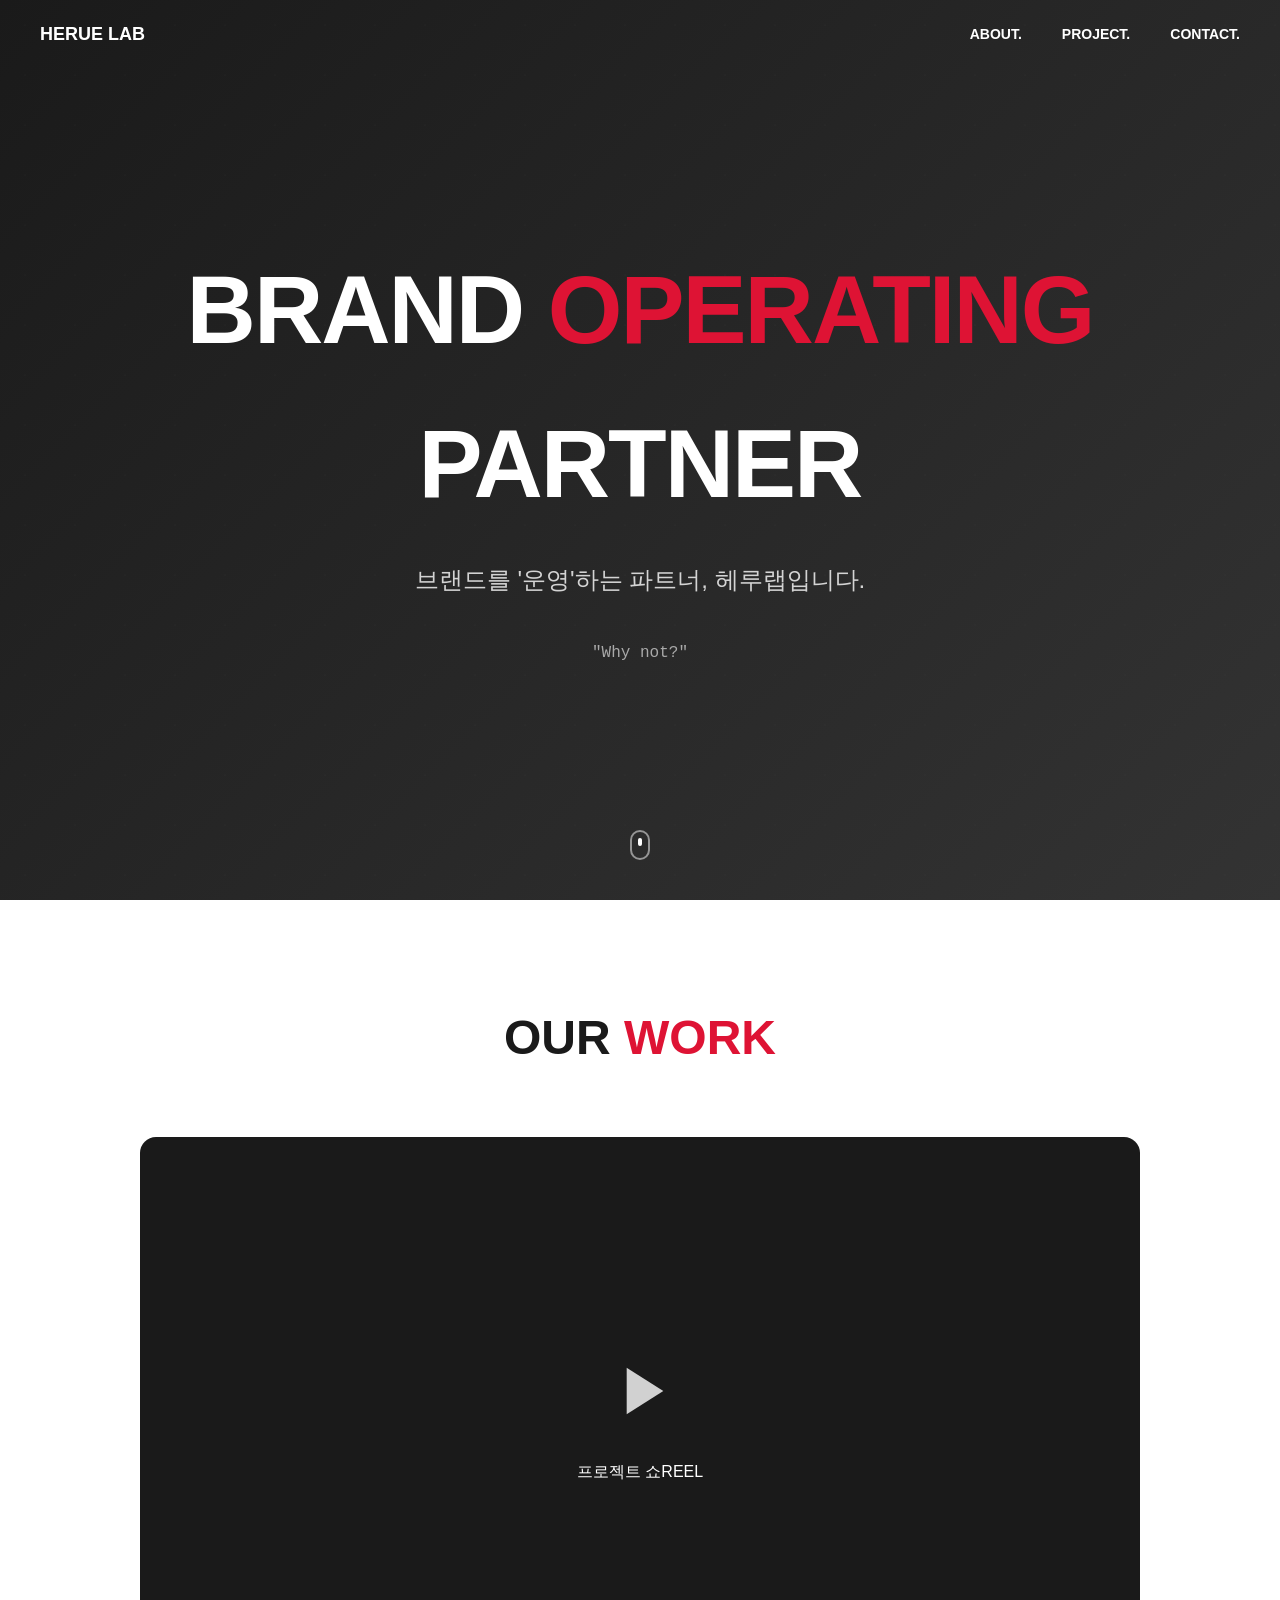
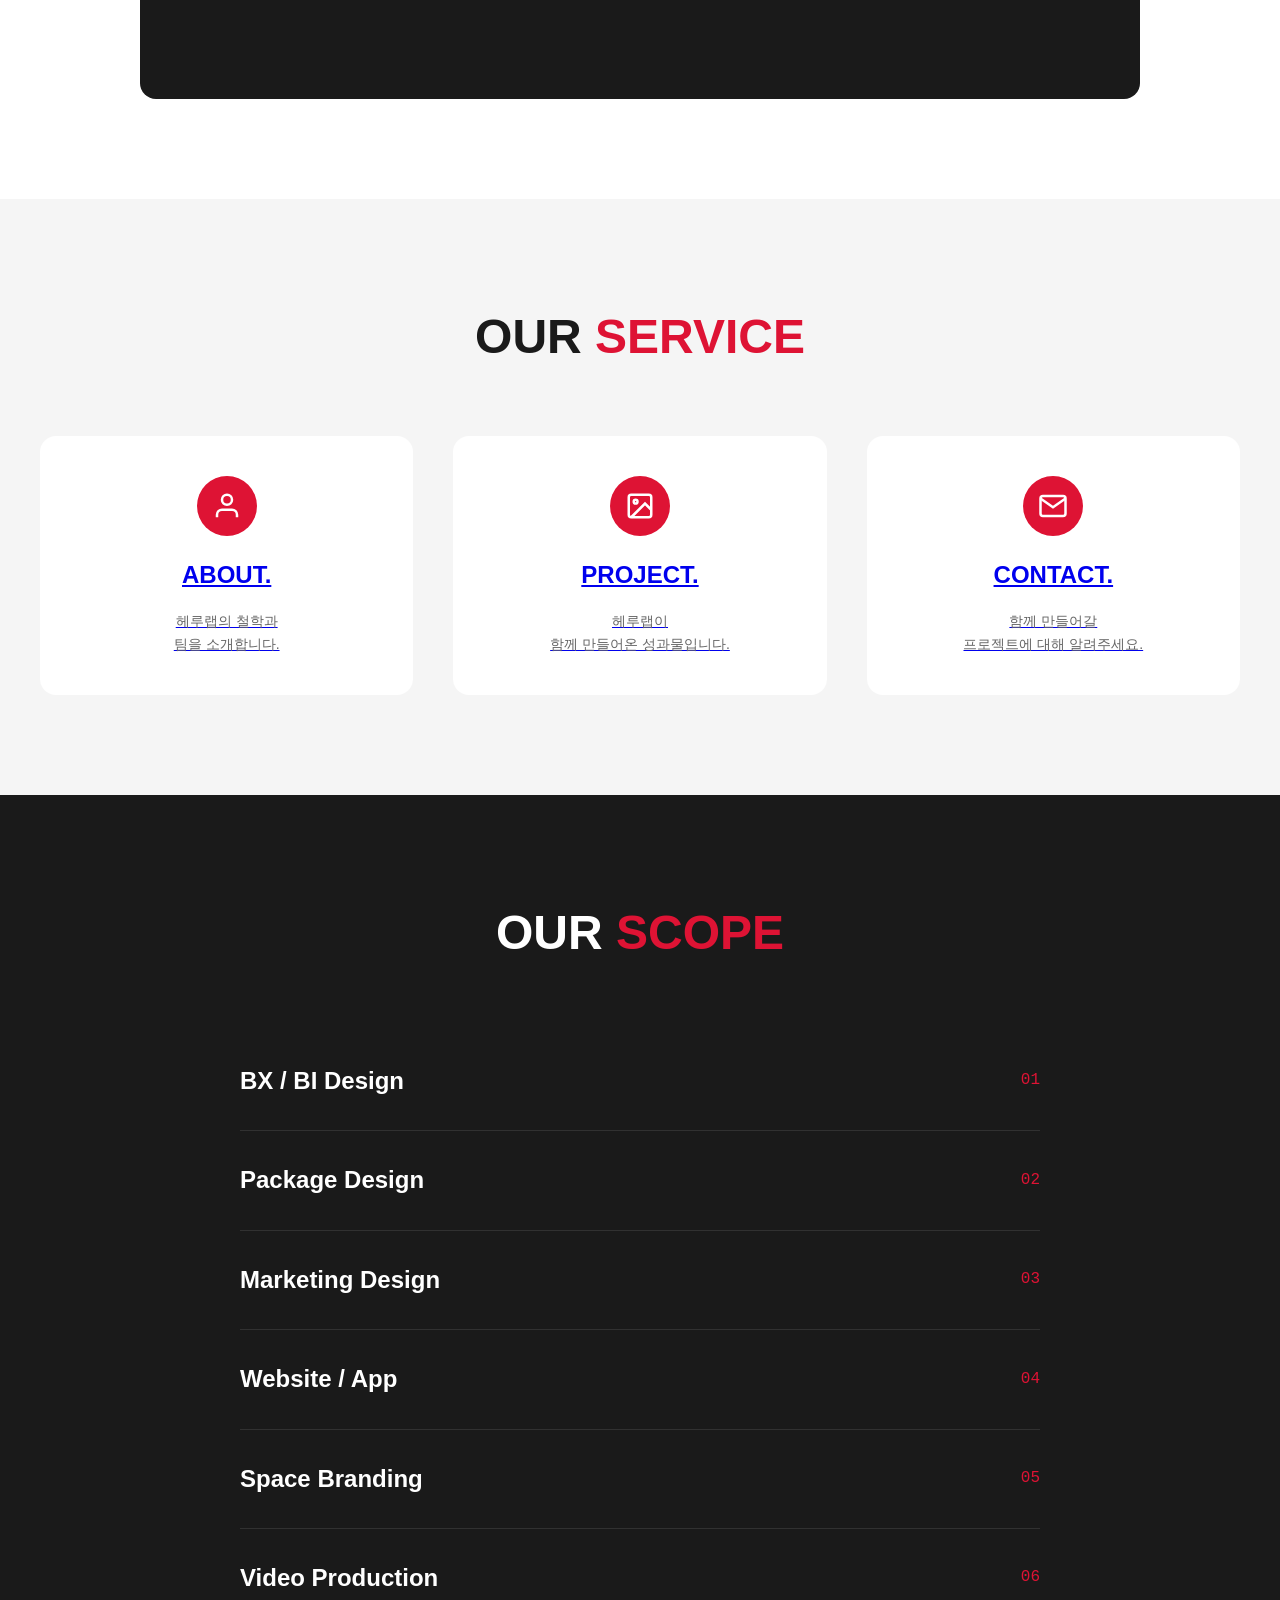
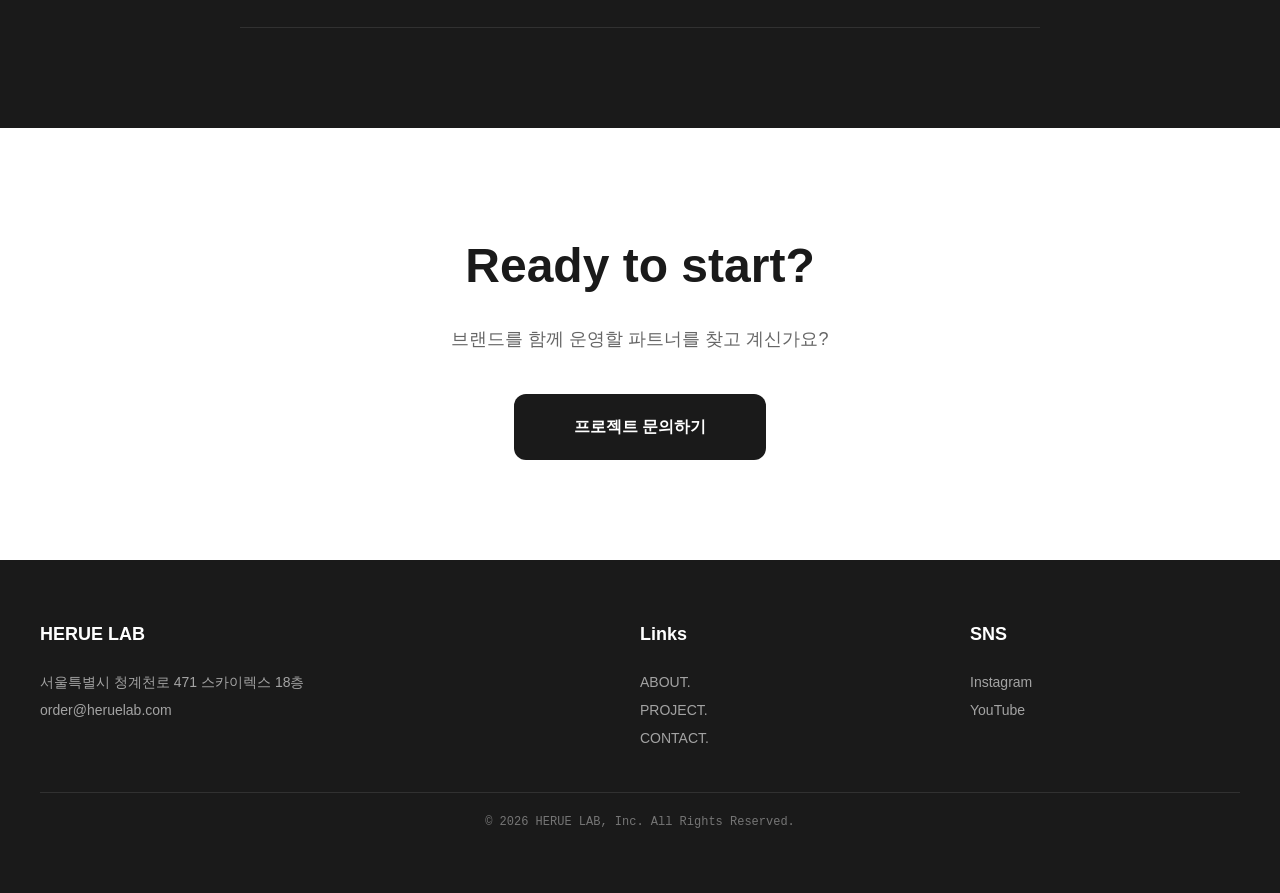
<file: index.html>
<!DOCTYPE html>
<html lang="ko">
<head>
    <!-- Google tag (gtag.js) -->
    <script async src="https://www.googletagmanager.com/gtag/js?id=G-98FENE8HRE"></script>
    <script>
      window.dataLayer = window.dataLayer || [];
      function gtag(){dataLayer.push(arguments);}
      gtag('js', new Date());
      gtag('config', 'G-98FENE8HRE');
    </script>
    
    <!-- Google Tag Manager -->
    <script>(function(w,d,s,l,i){w[l]=w[l]||[];w[l].push({'gtm.start':
    new Date().getTime(),event:'gtm.js'});var f=d.getElementsByTagName(s)[0],
    j=d.createElement(s),dl=l!='dataLayer'?'&l='+l:'';j.async=true;j.src=
    'https://www.googletagmanager.com/gtm.js?id='+i+dl;f.parentNode.insertBefore(j,f);
    })(window,document,'script','dataLayer','GTM-5VW4NCW3');</script>
    <!-- End Google Tag Manager -->

    <meta charset="UTF-8">
    <meta name="viewport" content="width=device-width, initial-scale=1.0">
    <title>HERUE LAB | 브랜드를 '운영'하는 파트너</title>

    <!-- Microsoft Clarity -->
    <script type="text/javascript">
    (function(c,l,a,r,i,t,y){
        c[a]=c[a]||function(){(c[a].q=c[a].q||[]).push(arguments)};
        t=l.createElement(r);t.async=1;t.src="https://www.clarity.ms/tag/"+i;
        y=l.getElementsByTagName(r)[0];y.parentNode.insertBefore(t,y);
    })(window, document, "clarity", "script", "wbv233nrjy");
    </script>

    <!-- OG Tags -->
    <meta property="og:url" content="https://herue-lab.com">
    <meta property="og:type" content="website">
    <meta property="og:title" content="헤루랩">
    <meta property="og:description" content="'Why not?', 오늘의, 그리고 내일을 위한 하나의 디자인">
    <meta property="og:image" content="https://herue-lab.com/og_img.png">

    <style>
        * { margin: 0; padding: 0; box-sizing: border-box; }
        
        :root {
            --black: #1a1a1a;
            --white: #ffffff;
            --red: #de1334;
            --gray: #666;
            --light-gray: #f5f5f5;
        }

        body {
            font-family: -apple-system, BlinkMacSystemFont, 'Segoe UI', sans-serif;
            color: var(--black);
            line-height: 1.6;
            overflow-x: hidden;
        }

        .font-bold { font-weight: 700; }
        .font-semibold { font-weight: 600; }
        .font-mono { font-family: 'Monaco', 'SF Mono', monospace; }

        /* Header */
        .header {
            position: fixed;
            top: 0;
            left: 0;
            right: 0;
            z-index: 1000;
            padding: 20px 40px;
            display: flex;
            justify-content: space-between;
            align-items: center;
            transition: background 0.3s;
        }

        .header.scrolled {
            background: rgba(255,255,255,0.95);
            backdrop-filter: blur(10px);
        }

        .header.scrolled .nav-link { color: var(--black); }
        .header.scrolled .logo-text { color: var(--black); }

        .logo-text {
            font-size: 18px;
            font-weight: 700;
            color: var(--white);
            text-decoration: none;
            transition: color 0.3s;
        }

        .nav {
            display: flex;
            gap: 40px;
        }

        .nav-link {
            color: var(--white);
            text-decoration: none;
            font-size: 14px;
            font-weight: 600;
            transition: color 0.3s;
        }

        .nav-link:hover { color: var(--red); }

        /* Hero Section */
        .hero {
            height: 100vh;
            display: flex;
            flex-direction: column;
            justify-content: center;
            align-items: center;
            text-align: center;
            background: linear-gradient(135deg, #1a1a1a 0%, #333 100%);
            color: var(--white);
            position: relative;
            overflow: hidden;
        }

        .hero::before {
            content: '';
            position: absolute;
            top: 0;
            left: 0;
            right: 0;
            bottom: 0;
            background: url('data:image/svg+xml,<svg xmlns="http://www.w3.org/2000/svg" viewBox="0 0 100 100"><circle cx="50" cy="50" r="1" fill="rgba(255,255,255,0.1)"/></svg>');
            background-size: 50px 50px;
            opacity: 0.5;
        }

        .hero-content {
            position: relative;
            z-index: 1;
        }

        .hero h1 {
            font-size: clamp(48px, 8vw, 96px);
            font-weight: 700;
            margin-bottom: 20px;
            letter-spacing: -2px;
        }

        .hero h1 span {
            color: var(--red);
        }

        .hero p {
            font-size: clamp(18px, 2vw, 24px);
            color: rgba(255,255,255,0.8);
            margin-bottom: 40px;
        }

        .hero-tagline {
            font-size: 16px;
            color: rgba(255,255,255,0.6);
            font-family: 'Monaco', monospace;
        }

        .scroll-indicator {
            position: absolute;
            bottom: 40px;
            left: 50%;
            transform: translateX(-50%);
            animation: bounce 2s infinite;
        }

        .scroll-indicator span {
            display: block;
            width: 20px;
            height: 30px;
            border: 2px solid rgba(255,255,255,0.5);
            border-radius: 10px;
            position: relative;
        }

        .scroll-indicator span::after {
            content: '';
            position: absolute;
            top: 6px;
            left: 50%;
            transform: translateX(-50%);
            width: 4px;
            height: 8px;
            background: var(--white);
            border-radius: 2px;
            animation: scroll 2s infinite;
        }

        @keyframes bounce {
            0%, 100% { transform: translateX(-50%) translateY(0); }
            50% { transform: translateX(-50%) translateY(10px); }
        }

        @keyframes scroll {
            0%, 100% { opacity: 1; top: 6px; }
            50% { opacity: 0.5; top: 14px; }
        }

        /* Video Section */
        .video-section {
            padding: 100px 40px;
            background: var(--white);
        }

        .section-title {
            font-size: 48px;
            font-weight: 700;
            text-align: center;
            margin-bottom: 60px;
        }

        .section-title span { color: var(--red); }

        .video-container {
            max-width: 1000px;
            margin: 0 auto;
            aspect-ratio: 16/9;
            background: var(--black);
            border-radius: 16px;
            overflow: hidden;
            display: flex;
            align-items: center;
            justify-content: center;
        }

        .video-placeholder {
            color: var(--white);
            text-align: center;
        }

        .video-placeholder svg {
            width: 80px;
            height: 80px;
            margin-bottom: 20px;
            opacity: 0.8;
        }

        /* Overview Section */
        .overview {
            padding: 100px 40px;
            background: var(--light-gray);
        }

        .overview-grid {
            display: grid;
            grid-template-columns: repeat(3, 1fr);
            gap: 40px;
            max-width: 1200px;
            margin: 0 auto;
        }

        .overview-card {
            background: var(--white);
            padding: 40px;
            border-radius: 16px;
            text-align: center;
            transition: transform 0.3s, box-shadow 0.3s;
        }

        .overview-card:hover {
            transform: translateY(-10px);
            box-shadow: 0 20px 40px rgba(0,0,0,0.1);
        }

        .overview-card h3 {
            font-size: 24px;
            margin-bottom: 16px;
        }

        .overview-card p {
            color: var(--gray);
            font-size: 14px;
        }

        .overview-card .card-icon {
            width: 60px;
            height: 60px;
            margin: 0 auto 20px;
            background: var(--red);
            border-radius: 50%;
            display: flex;
            align-items: center;
            justify-content: center;
        }

        .overview-card .card-icon svg {
            width: 30px;
            height: 30px;
            color: var(--white);
        }

        /* Services Section */
        .services {
            padding: 100px 40px;
            background: var(--black);
            color: var(--white);
        }

        .services .section-title { color: var(--white); }

        .services-list {
            max-width: 800px;
            margin: 0 auto;
        }

        .service-item {
            display: flex;
            justify-content: space-between;
            align-items: center;
            padding: 30px 0;
            border-bottom: 1px solid rgba(255,255,255,0.1);
        }

        .service-item h4 {
            font-size: 24px;
        }

        .service-item span {
            color: var(--red);
            font-family: 'Monaco', monospace;
        }

        /* CTA Section */
        .cta {
            padding: 100px 40px;
            background: var(--white);
            text-align: center;
        }

        .cta h2 {
            font-size: 48px;
            margin-bottom: 20px;
        }

        .cta p {
            color: var(--gray);
            margin-bottom: 40px;
            font-size: 18px;
        }

        .cta-btn {
            display: inline-block;
            padding: 20px 60px;
            background: var(--black);
            color: var(--white);
            text-decoration: none;
            font-weight: 700;
            border-radius: 12px;
            transition: background 0.3s, transform 0.3s;
        }

        .cta-btn:hover {
            background: var(--red);
            transform: scale(1.05);
        }

        /* Footer */
        .footer {
            padding: 60px 40px;
            background: var(--black);
            color: var(--white);
        }

        .footer-content {
            max-width: 1200px;
            margin: 0 auto;
            display: grid;
            grid-template-columns: 2fr 1fr 1fr;
            gap: 60px;
        }

        .footer h4 {
            font-size: 18px;
            margin-bottom: 20px;
        }

        .footer p, .footer a {
            color: rgba(255,255,255,0.6);
            font-size: 14px;
            text-decoration: none;
            line-height: 2;
        }

        .footer a:hover { color: var(--white); }

        .footer-bottom {
            max-width: 1200px;
            margin: 40px auto 0;
            padding-top: 20px;
            border-top: 1px solid rgba(255,255,255,0.1);
            text-align: center;
            color: rgba(255,255,255,0.4);
            font-size: 12px;
            font-family: 'Monaco', monospace;
        }

        /* Responsive */
        @media (max-width: 768px) {
            .header { padding: 15px 20px; }
            .nav { gap: 20px; }
            .nav-link { font-size: 12px; }
            .overview-grid { grid-template-columns: 1fr; }
            .footer-content { grid-template-columns: 1fr; gap: 40px; }
            .section-title { font-size: 36px; }
            .hero h1 { font-size: 48px; }
        }
    </style>

</head>
<body>
    <!-- Google Tag Manager (noscript) -->
    <noscript><iframe src="https://www.googletagmanager.com/ns.html?id=GTM-5VW4NCW3"
    height="0" width="0" style="display:none;visibility:hidden"></iframe></noscript>
    <!-- End Google Tag Manager (noscript) -->
    <!-- Header -->
    <header class="header" id="header">
        <a href="index.html" class="logo-text">HERUE LAB</a>
        <nav class="nav">
            <a href="about.html" class="nav-link">ABOUT.</a>
            <a href="project.html" class="nav-link">PROJECT.</a>
            <a href="contact.html" class="nav-link">CONTACT.</a>
        </nav>
    </header>

    <!-- Hero Section -->
    <section class="hero">
        <div class="hero-content">
            <h1>BRAND <span>OPERATING</span><br>PARTNER</h1>
            <p>브랜드를 '운영'하는 파트너, 헤루랩입니다.</p>
            <span class="hero-tagline">"Why not?"</span>
        </div>
        <div class="scroll-indicator">
            <span></span>
        </div>
    </section>

    <!-- Video Section -->
    <section class="video-section">
        <h2 class="section-title">OUR <span>WORK</span></h2>
        <div class="video-container">
            <div class="video-placeholder">
                <svg viewBox="0 0 24 24" fill="currentColor">
                    <path d="M8 5v14l11-7z"/>
                </svg>
                <p>프로젝트 쇼REEL</p>
            </div>
        </div>
    </section>

    <!-- Overview Section -->
    <section class="overview">
        <h2 class="section-title">OUR <span>SERVICE</span></h2>
        <div class="overview-grid">
            <a href="about.html" class="overview-card">
                <div class="card-icon">
                    <svg viewBox="0 0 24 24" fill="none" stroke="currentColor" stroke-width="2">
                        <path d="M20 21v-2a4 4 0 0 0-4-4H8a4 4 0 0 0-4 4v2"/>
                        <circle cx="12" cy="7" r="4"/>
                    </svg>
                </div>
                <h3>ABOUT.</h3>
                <p>헤루랩의 철학과<br>팀을 소개합니다.</p>
            </a>
            <a href="project.html" class="overview-card">
                <div class="card-icon">
                    <svg viewBox="0 0 24 24" fill="none" stroke="currentColor" stroke-width="2">
                        <rect x="3" y="3" width="18" height="18" rx="2"/>
                        <circle cx="8.5" cy="8.5" r="1.5"/>
                        <path d="M21 15l-5-5L5 21"/>
                    </svg>
                </div>
                <h3>PROJECT.</h3>
                <p>헤루랩이<br>함께 만들어온 성과물입니다.</p>
            </a>
            <a href="contact.html" class="overview-card">
                <div class="card-icon">
                    <svg viewBox="0 0 24 24" fill="none" stroke="currentColor" stroke-width="2">
                        <path d="M4 4h16c1.1 0 2 .9 2 2v12c0 1.1-.9 2-2 2H4c-1.1 0-2-.9-2-2V6c0-1.1.9-2 2-2z"/>
                        <polyline points="22,6 12,13 2,6"/>
                    </svg>
                </div>
                <h3>CONTACT.</h3>
                <p>함께 만들어갈<br>프로젝트에 대해 알려주세요.</p>
            </a>
        </div>
    </section>

    <!-- Services Section -->
    <section class="services">
        <h2 class="section-title">OUR <span>SCOPE</span></h2>
        <div class="services-list">
            <div class="service-item">
                <h4>BX / BI Design</h4>
                <span>01</span>
            </div>
            <div class="service-item">
                <h4>Package Design</h4>
                <span>02</span>
            </div>
            <div class="service-item">
                <h4>Marketing Design</h4>
                <span>03</span>
            </div>
            <div class="service-item">
                <h4>Website / App</h4>
                <span>04</span>
            </div>
            <div class="service-item">
                <h4>Space Branding</h4>
                <span>05</span>
            </div>
            <div class="service-item">
                <h4>Video Production</h4>
                <span>06</span>
            </div>
        </div>
    </section>

    <!-- CTA Section -->
    <section class="cta">
        <h2>Ready to start?</h2>
        <p>브랜드를 함께 운영할 파트너를 찾고 계신가요?</p>
        <a href="contact.html" class="cta-btn">프로젝트 문의하기</a>
    </section>

    <!-- Footer -->
    <footer class="footer">
        <div class="footer-content">
            <div>
                <h4>HERUE LAB</h4>
                <p>서울특별시 청계천로 471 스카이렉스 18층</p>
                <p>order@heruelab.com</p>
            </div>
            <div>
                <h4>Links</h4>
                <a href="about.html">ABOUT.</a><br>
                <a href="project.html">PROJECT.</a><br>
                <a href="contact.html">CONTACT.</a>
            </div>
            <div>
                <h4>SNS</h4>
                <a href="https://www.instagram.com/herue_design" target="_blank">Instagram</a><br>
                <a href="https://youtube.com/@helloherue" target="_blank">YouTube</a>
            </div>
        </div>
        <div class="footer-bottom">
            © 2026 HERUE LAB, Inc. All Rights Reserved.
        </div>
    </footer>

    <script>
        // Header scroll effect
        window.addEventListener('scroll', () => {
            const header = document.getElementById('header');
            if (window.scrollY > 100) {
                header.classList.add('scrolled');
            } else {
                header.classList.remove('scrolled');
            }
        });

        // GA4 Event Tracking
        function gtagEvent(eventName, eventParams) {
            if (typeof gtag !== 'undefined') {
                gtag('event', eventName, eventParams);
            }
        }

        gtagEvent('page_view', { page_title: 'Main Page', page_location: window.location.href });
    </script>
</body>
</html>
</file>
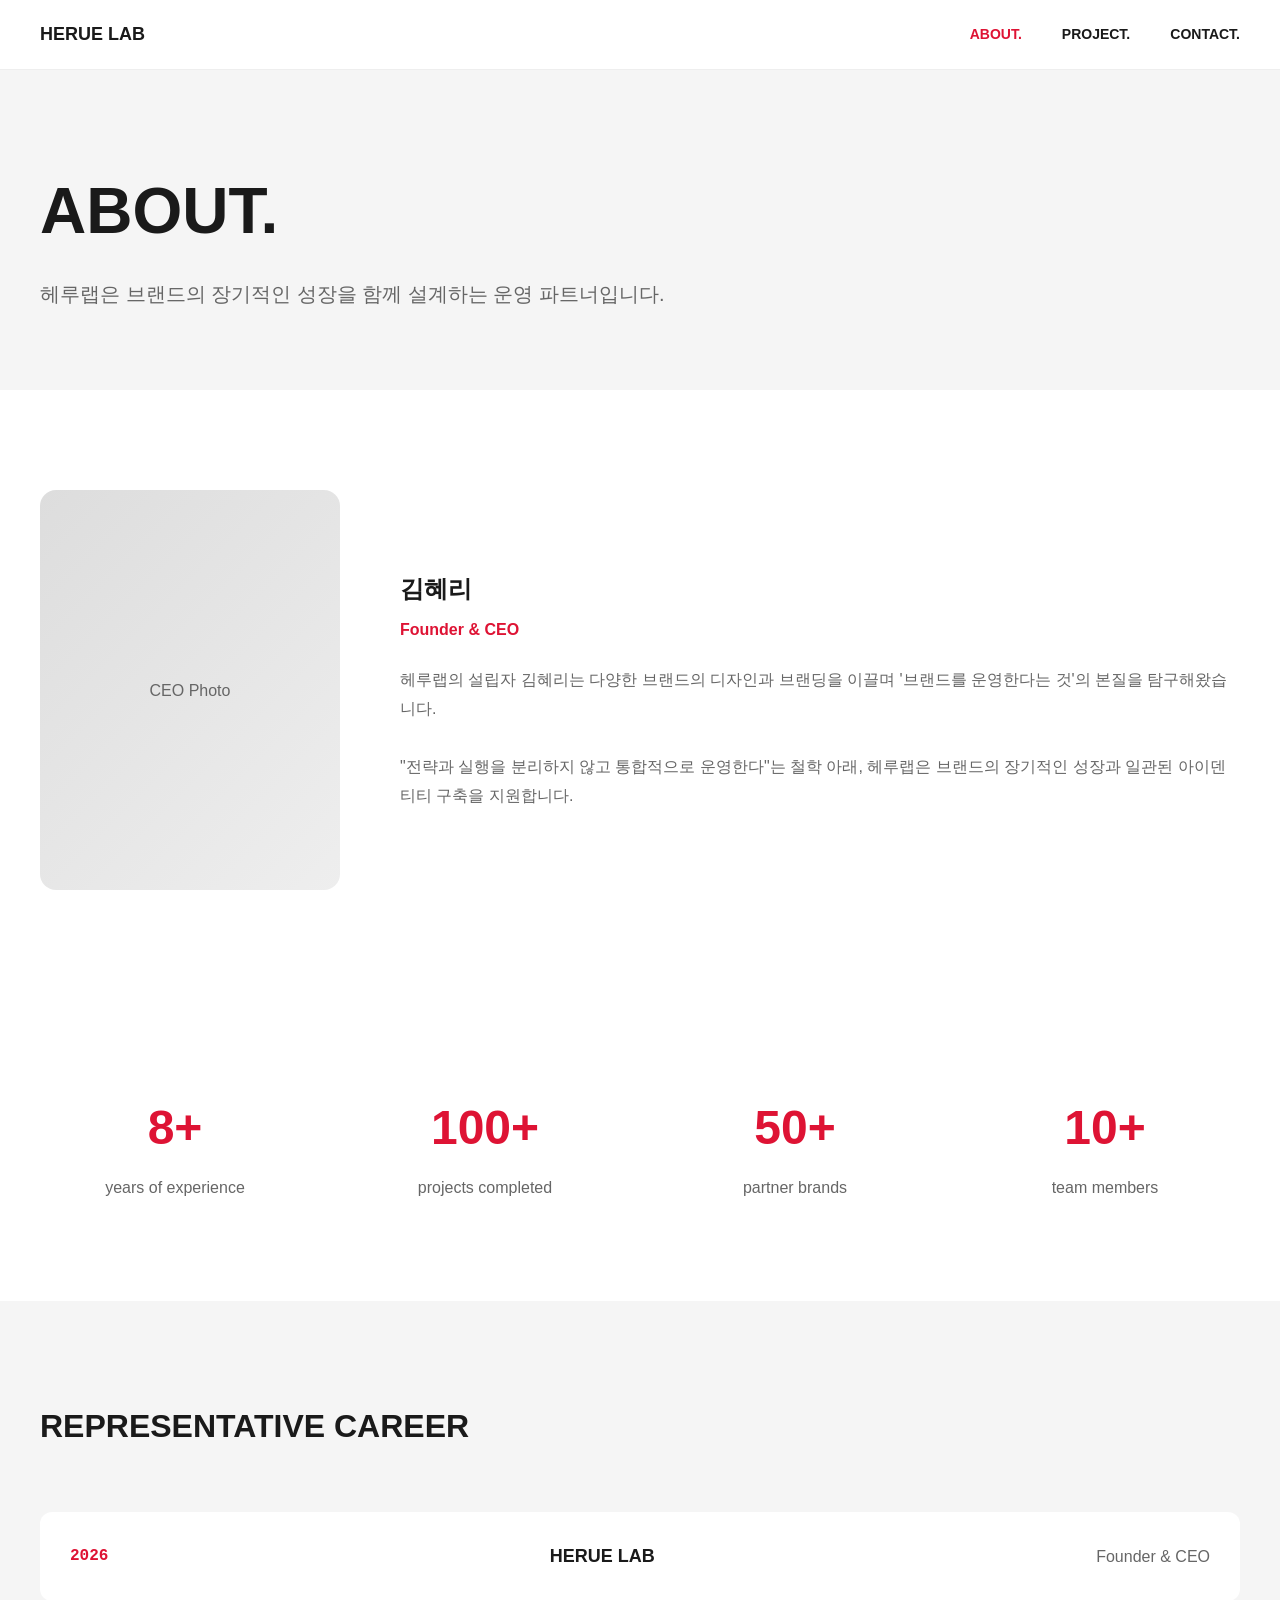
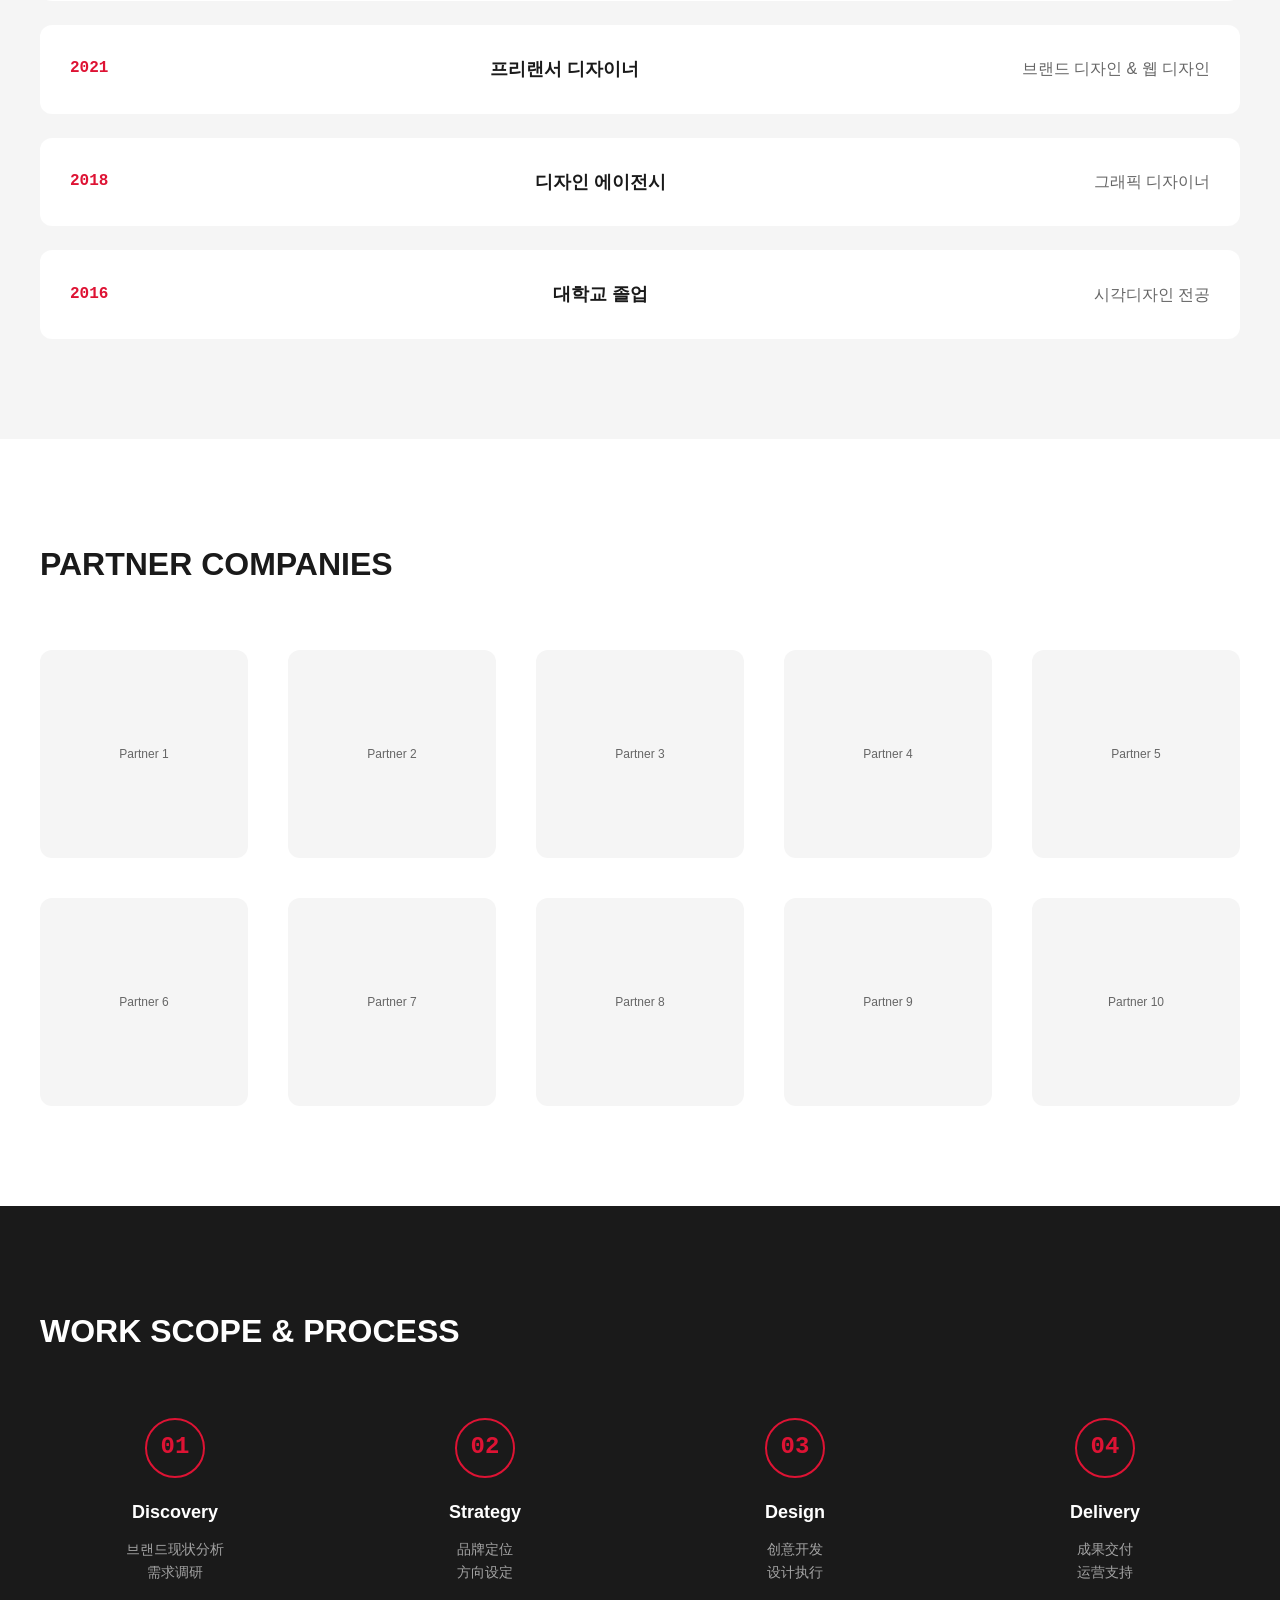
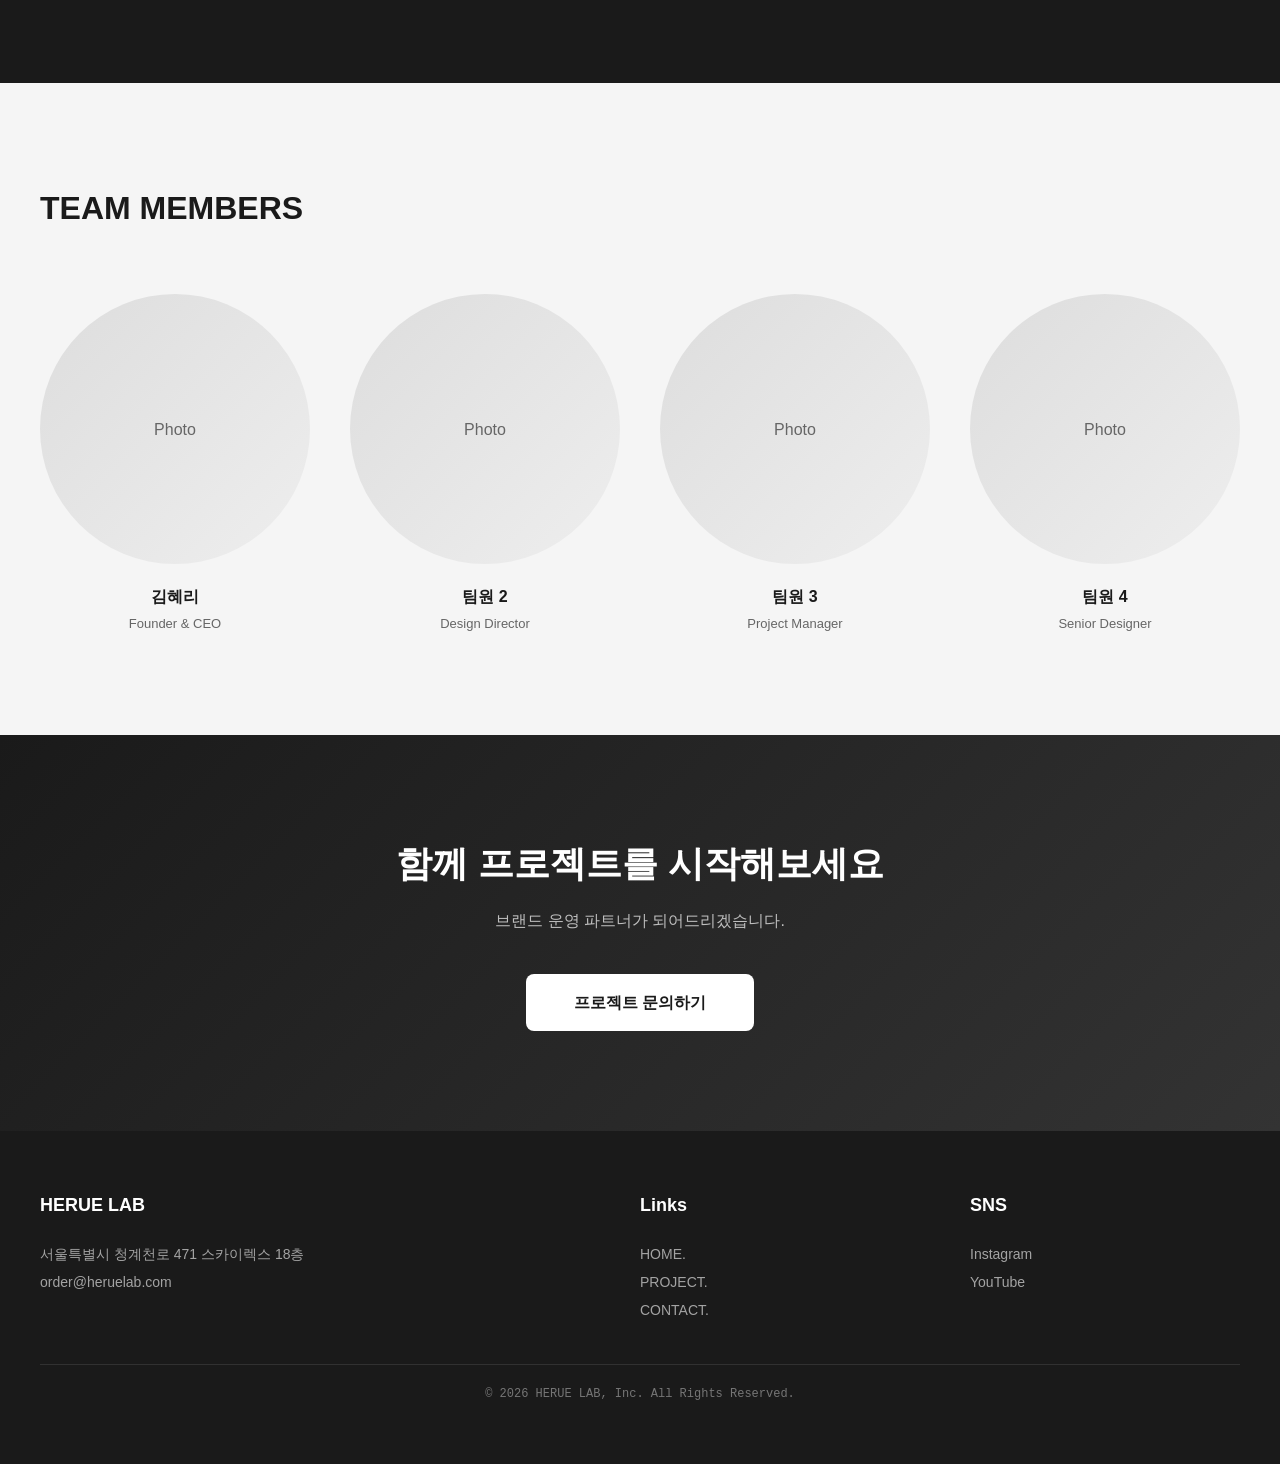
<file: about.html>
<!DOCTYPE html>
<html lang="ko">
<head>
    <meta charset="UTF-8">
    <meta name="viewport" content="width=device-width, initial-scale=1.0">
    <title>ABOUT. | HERUE LAB</title>
    
    <!-- Google tag (gtag.js) -->
    <script async src="https://www.googletagmanager.com/gtag/js?id=G-98FENE8HRE"></script>
    <script>
      window.dataLayer = window.dataLayer || [];
      function gtag(){dataLayer.push(arguments);}
      gtag('js', new Date());
      gtag('config', 'G-98FENE8HRE');
    </script>

    <!-- Microsoft Clarity -->
    <script type="text/javascript">
    (function(c,l,a,r,i,t,y){
        c[a]=c[a]||function(){(c[a].q=c[a].q||[]).push(arguments)};
        t=l.createElement(r);t.async=1;t.src="https://www.clarity.ms/tag/"+i;
        y=l.getElementsByTagName(r)[0];y.parentNode.insertBefore(t,y);
    })(window, document, "clarity", "script", "wbv233nrjy");
    </script>

    <style>
        * { margin: 0; padding: 0; box-sizing: border-box; }
        
        :root {
            --black: #1a1a1a;
            --white: #ffffff;
            --red: #de1334;
            --gray: #666;
            --light-gray: #f5f5f5;
        }

        body {
            font-family: -apple-system, BlinkMacSystemFont, 'Segoe UI', sans-serif;
            color: var(--black);
            line-height: 1.6;
        }

        .font-bold { font-weight: 700; }
        .font-semibold { font-weight: 600; }
        .font-mono { font-family: 'Monaco', 'SF Mono', monospace; }

        /* Header */
        .header {
            position: fixed;
            top: 0;
            left: 0;
            right: 0;
            z-index: 1000;
            padding: 20px 40px;
            display: flex;
            justify-content: space-between;
            align-items: center;
            background: rgba(255,255,255,0.95);
            backdrop-filter: blur(10px);
            border-bottom: 1px solid #eee;
        }

        .logo-text {
            font-size: 18px;
            font-weight: 700;
            color: var(--black);
            text-decoration: none;
        }

        .nav {
            display: flex;
            gap: 40px;
        }

        .nav-link {
            color: var(--black);
            text-decoration: none;
            font-size: 14px;
            font-weight: 600;
            transition: color 0.3s;
        }

        .nav-link:hover { color: var(--red); }
        .nav-link.active { color: var(--red); }

        /* Page Title */
        .page-title {
            padding: 160px 40px 80px;
            background: var(--light-gray);
        }

        .page-title h1 {
            font-size: 64px;
            font-weight: 700;
        }

        .page-title p {
            font-size: 20px;
            color: var(--gray);
            margin-top: 16px;
        }

        /* Section */
        section {
            padding: 100px 40px;
        }

        .section-title {
            font-size: 32px;
            font-weight: 700;
            margin-bottom: 60px;
        }

        .container {
            max-width: 1200px;
            margin: 0 auto;
        }

        /* CEO Section */
        .ceo-section {
            background: var(--white);
        }

        .ceo-card {
            display: grid;
            grid-template-columns: 300px 1fr;
            gap: 60px;
            align-items: center;
        }

        .ceo-photo {
            aspect-ratio: 3/4;
            background: linear-gradient(135deg, #ddd 0%, #eee 100%);
            border-radius: 16px;
            display: flex;
            align-items: center;
            justify-content: center;
            color: var(--gray);
        }

        .ceo-info h3 {
            font-size: 24px;
            margin-bottom: 8px;
        }

        .ceo-info .position {
            color: var(--red);
            font-weight: 600;
            margin-bottom: 24px;
        }

        .ceo-info .description {
            color: var(--gray);
            line-height: 1.8;
        }

        /* Careers */
        .career-section {
            background: var(--light-gray);
        }

        .career-list {
            display: flex;
            flex-direction: column;
            gap: 24px;
        }

        .career-item {
            background: var(--white);
            padding: 30px;
            border-radius: 12px;
            display: flex;
            justify-content: space-between;
            align-items: center;
        }

        .career-item .year {
            font-family: 'Monaco', monospace;
            color: var(--red);
            font-weight: 600;
        }

        .career-item .company {
            font-weight: 700;
            font-size: 18px;
        }

        .career-item .role {
            color: var(--gray);
        }

        /* Partners */
        .partners-section {
            background: var(--white);
        }

        .partners-grid {
            display: grid;
            grid-template-columns: repeat(5, 1fr);
            gap: 40px;
        }

        .partner-item {
            aspect-ratio: 1;
            background: var(--light-gray);
            border-radius: 12px;
            display: flex;
            align-items: center;
            justify-content: center;
            color: var(--gray);
            font-size: 12px;
        }

        /* Process */
        .process-section {
            background: var(--black);
            color: var(--white);
        }

        .process-section .section-title { color: var(--white); }

        .process-grid {
            display: grid;
            grid-template-columns: repeat(4, 1fr);
            gap: 40px;
        }

        .process-item {
            text-align: center;
        }

        .process-number {
            width: 60px;
            height: 60px;
            border: 2px solid var(--red);
            border-radius: 50%;
            display: flex;
            align-items: center;
            justify-content: center;
            margin: 0 auto 20px;
            font-family: 'Monaco', monospace;
            font-size: 24px;
            font-weight: 700;
            color: var(--red);
        }

        .process-item h4 {
            font-size: 18px;
            margin-bottom: 12px;
        }

        .process-item p {
            font-size: 14px;
            color: rgba(255,255,255,0.6);
        }

        /* Team */
        .team-section {
            background: var(--light-gray);
        }

        .team-grid {
            display: grid;
            grid-template-columns: repeat(4, 1fr);
            gap: 40px;
        }

        .team-item {
            text-align: center;
        }

        .team-photo {
            aspect-ratio: 1;
            background: linear-gradient(135deg, #ddd 0%, #eee 100%);
            border-radius: 50%;
            margin-bottom: 20px;
            display: flex;
            align-items: center;
            justify-content: center;
            color: var(--gray);
        }

        .team-item h4 {
            font-size: 16px;
            margin-bottom: 4px;
        }

        .team-item p {
            color: var(--gray);
            font-size: 13px;
        }

        /* Stats */
        .stats-section {
            background: var(--white);
        }

        .stats-grid {
            display: grid;
            grid-template-columns: repeat(4, 1fr);
            gap: 40px;
            text-align: center;
        }

        .stat-item h3 {
            font-size: 48px;
            font-weight: 700;
            color: var(--red);
            margin-bottom: 8px;
        }

        .stat-item p {
            color: var(--gray);
        }

        /* CTA */
        .cta-section {
            background: linear-gradient(135deg, var(--black) 0%, #333 100%);
            color: var(--white);
            text-align: center;
        }

        .cta-section h2 {
            font-size: 36px;
            margin-bottom: 16px;
        }

        .cta-section p {
            color: rgba(255,255,255,0.7);
            margin-bottom: 40px;
        }

        .cta-btn {
            display: inline-block;
            padding: 16px 48px;
            background: var(--white);
            color: var(--black);
            text-decoration: none;
            font-weight: 700;
            border-radius: 8px;
            transition: all 0.3s;
        }

        .cta-btn:hover {
            background: var(--red);
            color: var(--white);
        }

        /* Footer */
        .footer {
            padding: 60px 40px;
            background: var(--black);
            color: var(--white);
        }

        .footer-content {
            max-width: 1200px;
            margin: 0 auto;
            display: grid;
            grid-template-columns: 2fr 1fr 1fr;
            gap: 60px;
        }

        .footer h4 {
            font-size: 18px;
            margin-bottom: 20px;
        }

        .footer p, .footer a {
            color: rgba(255,255,255,0.6);
            font-size: 14px;
            text-decoration: none;
            line-height: 2;
        }

        .footer a:hover { color: var(--white); }

        .footer-bottom {
            max-width: 1200px;
            margin: 40px auto 0;
            padding-top: 20px;
            border-top: 1px solid rgba(255,255,255,0.1);
            text-align: center;
            color: rgba(255,255,255,0.4);
            font-size: 12px;
            font-family: 'Monaco', monospace;
        }

        /* Responsive */
        @media (max-width: 768px) {
            .header { padding: 15px 20px; }
            .nav { gap: 20px; }
            .page-title { padding: 120px 20px 60px; }
            .page-title h1 { font-size: 48px; }
            section { padding: 60px 20px; }
            .ceo-card { grid-template-columns: 1fr; }
            .partners-grid { grid-template-columns: repeat(3, 1fr); }
            .process-grid { grid-template-columns: repeat(2, 1fr); }
            .team-grid { grid-template-columns: repeat(2, 1fr); }
            .stats-grid { grid-template-columns: repeat(2, 1fr); }
            .footer-content { grid-template-columns: 1fr; gap: 40px; }
        }
    </style>

</head>
<body>
    <!-- Header -->
    <header class="header">
        <a href="index.html" class="logo-text">HERUE LAB</a>
        <nav class="nav">
            <a href="about.html" class="nav-link active">ABOUT.</a>
            <a href="project.html" class="nav-link">PROJECT.</a>
            <a href="contact.html" class="nav-link">CONTACT.</a>
        </nav>
    </header>

    <!-- Page Title -->
    <div class="page-title">
        <div class="container">
            <h1>ABOUT.</h1>
            <p>헤루랩은 브랜드의 장기적인 성장을 함께 설계하는 운영 파트너입니다.</p>
        </div>
    </div>

    <!-- CEO Section -->
    <section class="ceo-section">
        <div class="container">
            <div class="ceo-card">
                <div class="ceo-photo">
                    <span>CEO Photo</span>
                </div>
                <div class="ceo-info">
                    <h3>김혜리</h3>
                    <p class="position">Founder & CEO</p>
                    <p class="description">
                        헤루랩의 설립자 김혜리는 다양한 브랜드의 디자인과 브랜딩을 이끌며 
                        '브랜드를 운영한다는 것'의 본질을 탐구해왔습니다.<br><br>
                        "전략과 실행을 분리하지 않고 통합적으로 운영한다"는 철학 아래,
                        헤루랩은 브랜드의 장기적인 성장과 일관된 아이덴티티 구축을 지원합니다.
                    </p>
                </div>
            </div>
        </div>
    </section>

    <!-- Stats Section -->
    <section class="stats-section">
        <div class="container">
            <div class="stats-grid">
                <div class="stat-item">
                    <h3>8+</h3>
                    <p>years of experience</p>
                </div>
                <div class="stat-item">
                    <h3>100+</h3>
                    <p>projects completed</p>
                </div>
                <div class="stat-item">
                    <h3>50+</h3>
                    <p>partner brands</p>
                </div>
                <div class="stat-item">
                    <h3>10+</h3>
                    <p>team members</p>
                </div>
            </div>
        </div>
    </section>

    <!-- Careers -->
    <section class="career-section">
        <div class="container">
            <h2 class="section-title">REPRESENTATIVE CAREER</h2>
            <div class="career-list">
                <div class="career-item">
                    <span class="year">2026</span>
                    <span class="company">HERUE LAB</span>
                    <span class="role">Founder & CEO</span>
                </div>
                <div class="career-item">
                    <span class="year">2021</span>
                    <span class="company">프리랜서 디자이너</span>
                    <span class="role">브랜드 디자인 & 웹 디자인</span>
                </div>
                <div class="career-item">
                    <span class="year">2018</span>
                    <span class="company">디자인 에이전시</span>
                    <span class="role">그래픽 디자이너</span>
                </div>
                <div class="career-item">
                    <span class="year">2016</span>
                    <span class="company">대학교 졸업</span>
                    <span class="role">시각디자인 전공</span>
                </div>
            </div>
        </div>
    </section>

    <!-- Partners -->
    <section class="partners-section">
        <div class="container">
            <h2 class="section-title">PARTNER COMPANIES</h2>
            <div class="partners-grid">
                <div class="partner-item">Partner 1</div>
                <div class="partner-item">Partner 2</div>
                <div class="partner-item">Partner 3</div>
                <div class="partner-item">Partner 4</div>
                <div class="partner-item">Partner 5</div>
                <div class="partner-item">Partner 6</div>
                <div class="partner-item">Partner 7</div>
                <div class="partner-item">Partner 8</div>
                <div class="partner-item">Partner 9</div>
                <div class="partner-item">Partner 10</div>
            </div>
        </div>
    </section>

    <!-- Process -->
    <section class="process-section">
        <div class="container">
            <h2 class="section-title">WORK SCOPE & PROCESS</h2>
            <div class="process-grid">
                <div class="process-item">
                    <div class="process-number">01</div>
                    <h4>Discovery</h4>
                    <p>브랜드现状分析<br>需求调研</p>
                </div>
                <div class="process-item">
                    <div class="process-number">02</div>
                    <h4>Strategy</h4>
                    <p>品牌定位<br>方向设定</p>
                </div>
                <div class="process-item">
                    <div class="process-number">03</div>
                    <h4>Design</h4>
                    <p>创意开发<br>设计执行</p>
                </div>
                <div class="process-item">
                    <div class="process-number">04</div>
                    <h4>Delivery</h4>
                    <p>成果交付<br>运营支持</p>
                </div>
            </div>
        </div>
    </section>

    <!-- Team -->
    <section class="team-section">
        <div class="container">
            <h2 class="section-title">TEAM MEMBERS</h2>
            <div class="team-grid">
                <div class="team-item">
                    <div class="team-photo">
                        <span>Photo</span>
                    </div>
                    <h4>김혜리</h4>
                    <p>Founder & CEO</p>
                </div>
                <div class="team-item">
                    <div class="team-photo">
                        <span>Photo</span>
                    </div>
                    <h4>팀원 2</h4>
                    <p>Design Director</p>
                </div>
                <div class="team-item">
                    <div class="team-photo">
                        <span>Photo</span>
                    </div>
                    <h4>팀원 3</h4>
                    <p>Project Manager</p>
                </div>
                <div class="team-item">
                    <div class="team-photo">
                        <span>Photo</span>
                    </div>
                    <h4>팀원 4</h4>
                    <p>Senior Designer</p>
                </div>
            </div>
        </div>
    </section>

    <!-- CTA -->
    <section class="cta-section">
        <div class="container">
            <h2>함께 프로젝트를 시작해보세요</h2>
            <p>브랜드 운영 파트너가 되어드리겠습니다.</p>
            <a href="contact.html" class="cta-btn">프로젝트 문의하기</a>
        </div>
    </section>

    <!-- Footer -->
    <footer class="footer">
        <div class="footer-content">
            <div>
                <h4>HERUE LAB</h4>
                <p>서울특별시 청계천로 471 스카이렉스 18층</p>
                <p>order@heruelab.com</p>
            </div>
            <div>
                <h4>Links</h4>
                <a href="index.html">HOME.</a><br>
                <a href="project.html">PROJECT.</a><br>
                <a href="contact.html">CONTACT.</a>
            </div>
            <div>
                <h4>SNS</h4>
                <a href="https://www.instagram.com/herue_design" target="_blank">Instagram</a><br>
                <a href="https://youtube.com/@helloherue" target="_blank">YouTube</a>
            </div>
        </div>
        <div class="footer-bottom">
            © 2026 HERUE LAB, Inc. All Rights Reserved.
        </div>
    </footer>

    <script>
        function gtagEvent(eventName, eventParams) {
            if (typeof gtag !== 'undefined') {
                gtag('event', eventName, eventParams);
            }
        }
        gtagEvent('page_view', { page_title: 'About', page_location: window.location.href });
    </script>
</body>
</html>
</file>
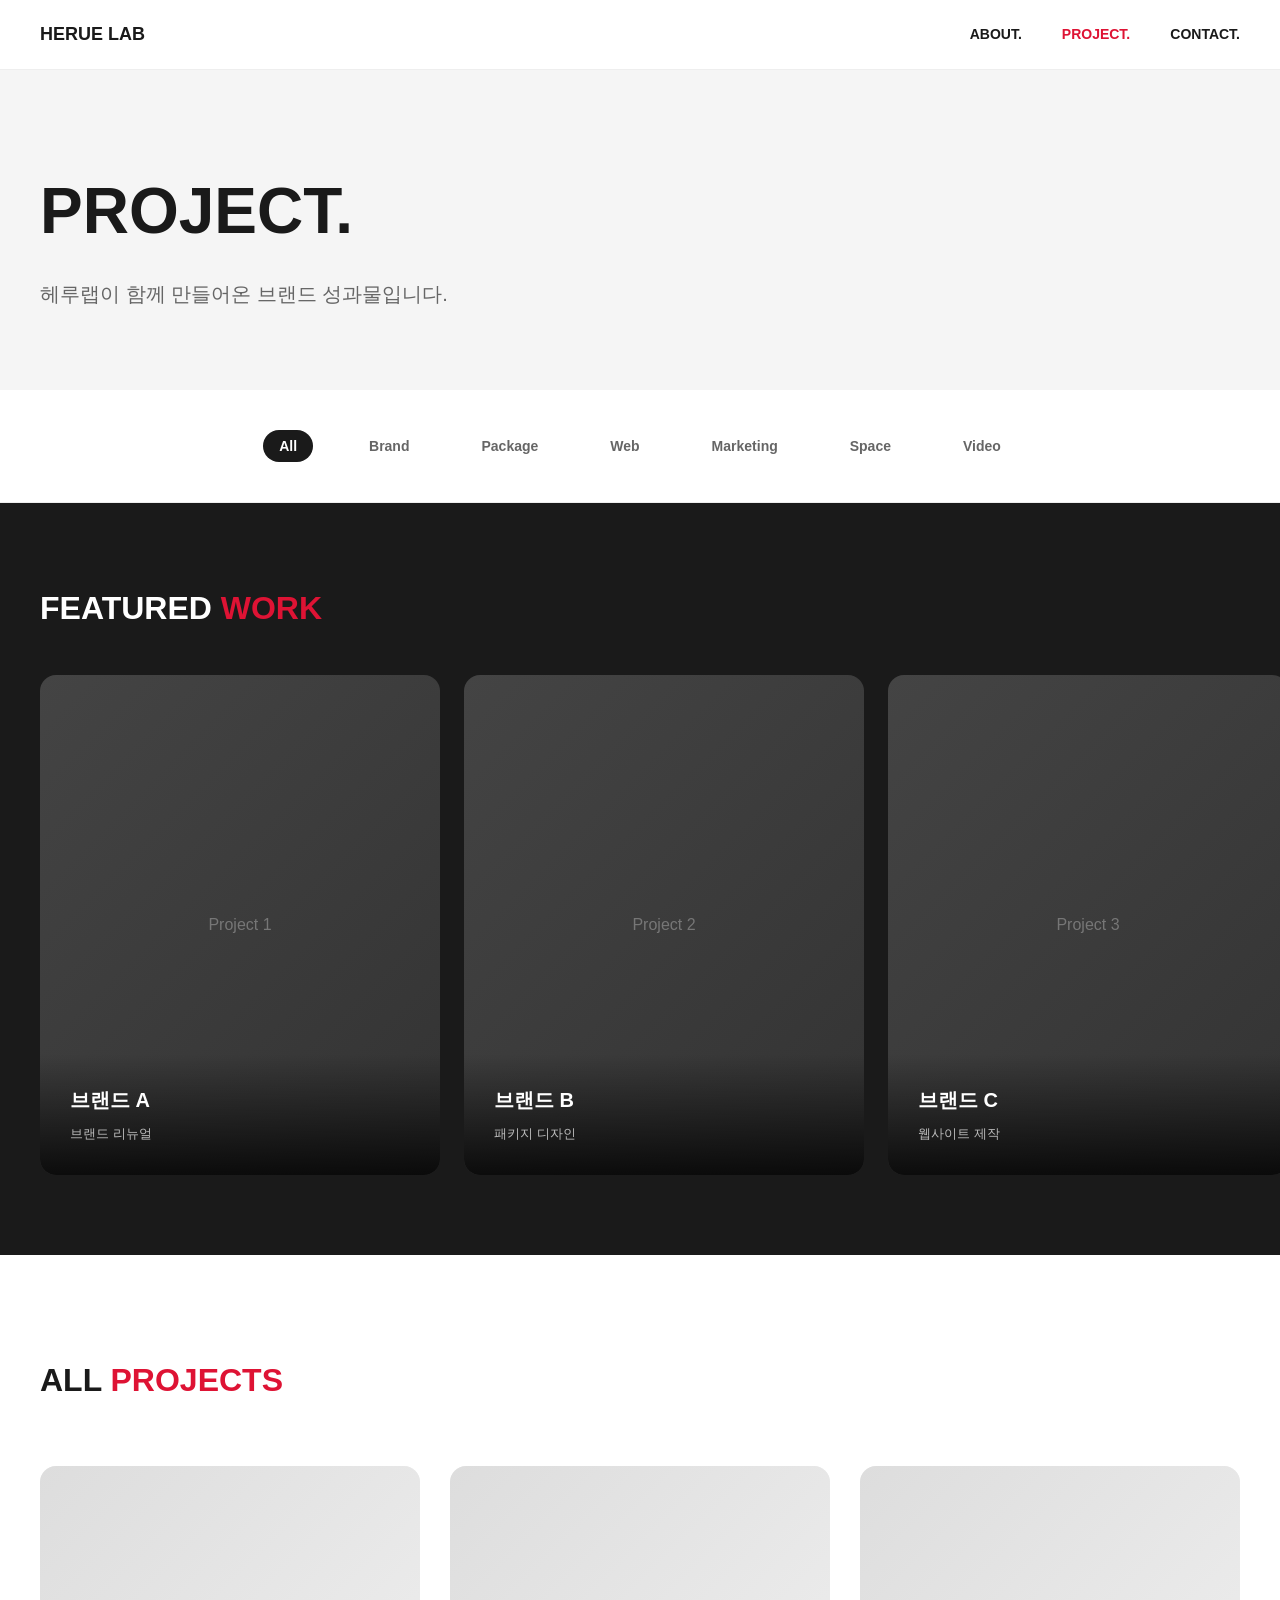
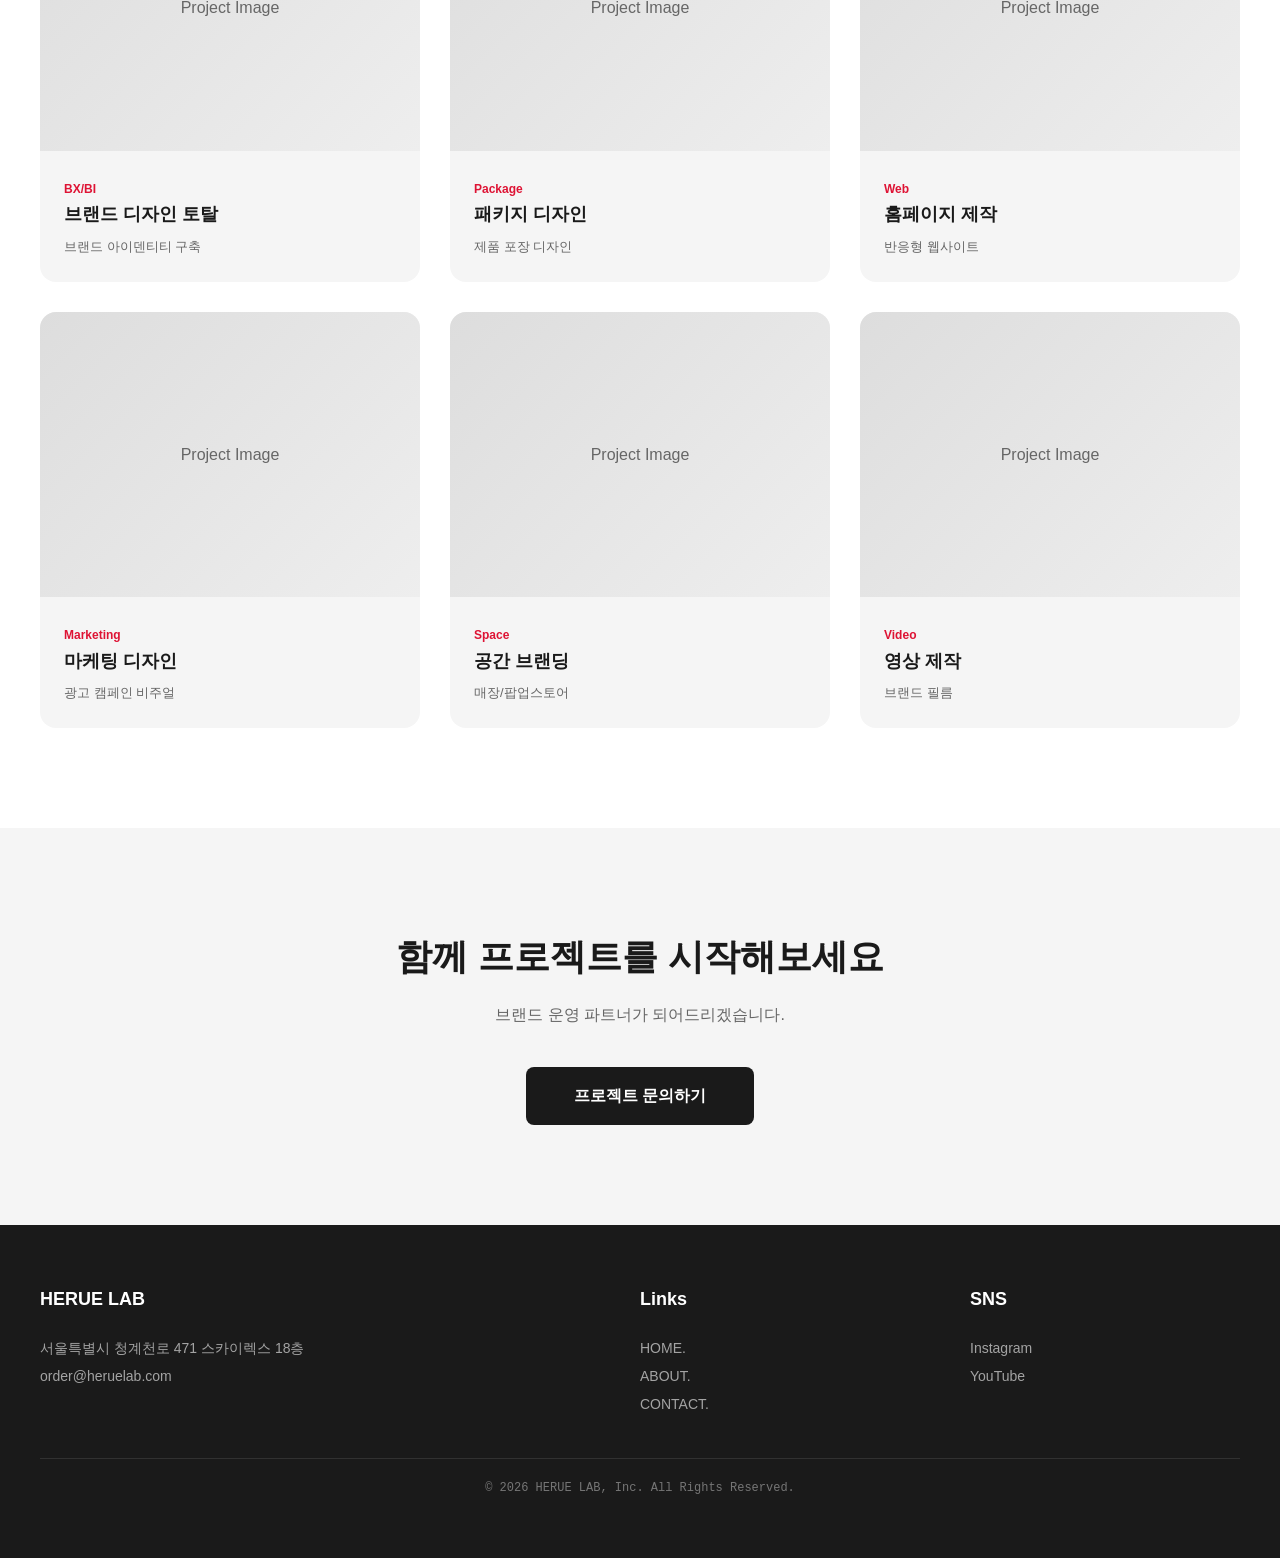
<file: project.html>
<!DOCTYPE html>
<html lang="ko">
<head>
    <meta charset="UTF-8">
    <meta name="viewport" content="width=device-width, initial-scale=1.0">
    <title>PROJECT. | HERUE LAB</title>
    
    <!-- Google tag (gtag.js) -->
    <script async src="https://www.googletagmanager.com/gtag/js?id=G-98FENE8HRE"></script>
    <script>
      window.dataLayer = window.dataLayer || [];
      function gtag(){dataLayer.push(arguments);}
      gtag('js', new Date());
      gtag('config', 'G-98FENE8HRE');
    </script>

    <!-- Microsoft Clarity -->
    <script type="text/javascript">
    (function(c,l,a,r,i,t,y){
        c[a]=c[a]||function(){(c[a].q=c[a].q||[]).push(arguments)};
        t=l.createElement(r);t.async=1;t.src="https://www.clarity.ms/tag/"+i;
        y=l.getElementsByTagName(r)[0];y.parentNode.insertBefore(t,y);
    })(window, document, "clarity", "script", "wbv233nrjy");
    </script>

    <style>
        * { margin: 0; padding: 0; box-sizing: border-box; }
        
        :root {
            --black: #1a1a1a;
            --white: #ffffff;
            --red: #de1334;
            --gray: #666;
            --light-gray: #f5f5f5;
        }

        body {
            font-family: -apple-system, BlinkMacSystemFont, 'Segoe UI', sans-serif;
            color: var(--black);
            line-height: 1.6;
        }

        .font-bold { font-weight: 700; }
        .font-semibold { font-weight: 600; }
        .font-mono { font-family: 'Monaco', 'SF Mono', monospace; }

        /* Header */
        .header {
            position: fixed;
            top: 0;
            left: 0;
            right: 0;
            z-index: 1000;
            padding: 20px 40px;
            display: flex;
            justify-content: space-between;
            align-items: center;
            background: rgba(255,255,255,0.95);
            backdrop-filter: blur(10px);
            border-bottom: 1px solid #eee;
        }

        .logo-text {
            font-size: 18px;
            font-weight: 700;
            color: var(--black);
            text-decoration: none;
        }

        .nav {
            display: flex;
            gap: 40px;
        }

        .nav-link {
            color: var(--black);
            text-decoration: none;
            font-size: 14px;
            font-weight: 600;
            transition: color 0.3s;
        }

        .nav-link:hover { color: var(--red); }
        .nav-link.active { color: var(--red); }

        /* Page Title */
        .page-title {
            padding: 160px 40px 80px;
            background: var(--light-gray);
        }

        .page-title h1 {
            font-size: 64px;
            font-weight: 700;
        }

        .page-title p {
            font-size: 20px;
            color: var(--gray);
            margin-top: 16px;
        }

        /* Filter */
        .filter-section {
            padding: 40px;
            background: var(--white);
            border-bottom: 1px solid #eee;
            position: sticky;
            top: 70px;
            z-index: 100;
        }

        .filter-list {
            display: flex;
            justify-content: center;
            gap: 40px;
            max-width: 1200px;
            margin: 0 auto;
        }

        .filter-btn {
            background: none;
            border: none;
            font-size: 14px;
            font-weight: 600;
            color: var(--gray);
            cursor: pointer;
            padding: 8px 16px;
            transition: all 0.3s;
        }

        .filter-btn:hover { color: var(--black); }
        .filter-btn.active { 
            color: var(--white);
            background: var(--black);
            border-radius: 20px;
        }

        /* Carousel Section */
        .carousel-section {
            padding: 80px 0;
            background: var(--black);
            overflow: hidden;
        }

        .carousel-section .section-title {
            color: var(--white);
            padding: 0 40px;
            margin-bottom: 40px;
        }

        .carousel-container {
            position: relative;
            overflow: hidden;
        }

        .carousel-track {
            display: flex;
            gap: 24px;
            padding: 0 40px;
            animation: scroll 30s linear infinite;
        }

        @keyframes scroll {
            0% { transform: translateX(0); }
            100% { transform: translateX(-50%); }
        }

        .carousel-track:hover {
            animation-play-state: paused;
        }

        .carousel-item {
            flex-shrink: 0;
            width: 400px;
            height: 500px;
            background: #333;
            border-radius: 16px;
            overflow: hidden;
            position: relative;
            cursor: pointer;
        }

        .carousel-item .overlay {
            position: absolute;
            bottom: 0;
            left: 0;
            right: 0;
            padding: 30px;
            background: linear-gradient(transparent, rgba(0,0,0,0.8));
            color: var(--white);
        }

        .carousel-item h3 {
            font-size: 20px;
            margin-bottom: 8px;
        }

        .carousel-item p {
            font-size: 13px;
            color: rgba(255,255,255,0.7);
        }

        .carousel-item .project-image {
            width: 100%;
            height: 100%;
            background: linear-gradient(135deg, #444 0%, #333 100%);
            display: flex;
            align-items: center;
            justify-content: center;
            color: rgba(255,255,255,0.3);
        }

        /* Project Grid */
        .projects-section {
            padding: 100px 40px;
            background: var(--white);
        }

        .section-title {
            font-size: 32px;
            font-weight: 700;
            margin-bottom: 60px;
        }

        .container {
            max-width: 1200px;
            margin: 0 auto;
        }

        .projects-grid {
            display: grid;
            grid-template-columns: repeat(3, 1fr);
            gap: 30px;
        }

        .project-card {
            background: var(--light-gray);
            border-radius: 16px;
            overflow: hidden;
            cursor: pointer;
            transition: transform 0.3s, box-shadow 0.3s;
        }

        .project-card:hover {
            transform: translateY(-10px);
            box-shadow: 0 20px 40px rgba(0,0,0,0.1);
        }

        .project-card .card-image {
            aspect-ratio: 4/3;
            background: linear-gradient(135deg, #ddd 0%, #eee 100%);
            display: flex;
            align-items: center;
            justify-content: center;
            color: var(--gray);
        }

        .project-card .card-content {
            padding: 24px;
        }

        .project-card .category {
            font-size: 12px;
            color: var(--red);
            font-weight: 600;
            margin-bottom: 8px;
        }

        .project-card h3 {
            font-size: 18px;
            margin-bottom: 8px;
        }

        .project-card p {
            font-size: 13px;
            color: var(--gray);
        }

        /* CTA */
        .cta-section {
            padding: 100px 40px;
            background: var(--light-gray);
            text-align: center;
        }

        .cta-section h2 {
            font-size: 36px;
            margin-bottom: 16px;
        }

        .cta-section p {
            color: var(--gray);
            margin-bottom: 40px;
        }

        .cta-btn {
            display: inline-block;
            padding: 16px 48px;
            background: var(--black);
            color: var(--white);
            text-decoration: none;
            font-weight: 700;
            border-radius: 8px;
            transition: all 0.3s;
        }

        .cta-btn:hover {
            background: var(--red);
        }

        /* Footer */
        .footer {
            padding: 60px 40px;
            background: var(--black);
            color: var(--white);
        }

        .footer-content {
            max-width: 1200px;
            margin: 0 auto;
            display: grid;
            grid-template-columns: 2fr 1fr 1fr;
            gap: 60px;
        }

        .footer h4 {
            font-size: 18px;
            margin-bottom: 20px;
        }

        .footer p, .footer a {
            color: rgba(255,255,255,0.6);
            font-size: 14px;
            text-decoration: none;
            line-height: 2;
        }

        .footer a:hover { color: var(--white); }

        .footer-bottom {
            max-width: 1200px;
            margin: 40px auto 0;
            padding-top: 20px;
            border-top: 1px solid rgba(255,255,255,0.1);
            text-align: center;
            color: rgba(255,255,255,0.4);
            font-size: 12px;
            font-family: 'Monaco', monospace;
        }

        /* Responsive */
        @media (max-width: 768px) {
            .header { padding: 15px 20px; }
            .nav { gap: 20px; }
            .page-title { padding: 120px 20px 60px; }
            .page-title h1 { font-size: 48px; }
            .projects-section { padding: 60px 20px; }
            .projects-grid { grid-template-columns: 1fr; }
            .footer-content { grid-template-columns: 1fr; gap: 40px; }
            .filter-list { gap: 20px; flex-wrap: wrap; }
            .carousel-item { width: 300px; height: 400px; }
        }
    </style>

</head>
<body>
    <!-- Header -->
    <header class="header">
        <a href="index.html" class="logo-text">HERUE LAB</a>
        <nav class="nav">
            <a href="about.html" class="nav-link">ABOUT.</a>
            <a href="project.html" class="nav-link active">PROJECT.</a>
            <a href="contact.html" class="nav-link">CONTACT.</a>
        </nav>
    </header>

    <!-- Page Title -->
    <div class="page-title">
        <div class="container">
            <h1>PROJECT.</h1>
            <p>헤루랩이 함께 만들어온 브랜드 성과물입니다.</p>
        </div>
    </div>

    <!-- Filter -->
    <div class="filter-section">
        <div class="filter-list">
            <button class="filter-btn active" data-filter="all">All</button>
            <button class="filter-btn" data-filter="brand">Brand</button>
            <button class="filter-btn" data-filter="package">Package</button>
            <button class="filter-btn" data-filter="web">Web</button>
            <button class="filter-btn" data-filter="marketing">Marketing</button>
            <button class="filter-btn" data-filter="space">Space</button>
            <button class="filter-btn" data-filter="video">Video</button>
        </div>
    </div>

    <!-- Carousel Section -->
    <section class="carousel-section">
        <h2 class="section-title">FEATURED <span style="color: var(--red);">WORK</span></h2>
        <div class="carousel-container">
            <div class="carousel-track">
                <!-- Original items -->
                <div class="carousel-item">
                    <div class="project-image">Project 1</div>
                    <div class="overlay">
                        <h3>브랜드 A</h3>
                        <p>브랜드 리뉴얼</p>
                    </div>
                </div>
                <div class="carousel-item">
                    <div class="project-image">Project 2</div>
                    <div class="overlay">
                        <h3>브랜드 B</h3>
                        <p>패키지 디자인</p>
                    </div>
                </div>
                <div class="carousel-item">
                    <div class="project-image">Project 3</div>
                    <div class="overlay">
                        <h3>브랜드 C</h3>
                        <p>웹사이트 제작</p>
                    </div>
                </div>
                <div class="carousel-item">
                    <div class="project-image">Project 4</div>
                    <div class="overlay">
                        <h3>브랜드 D</h3>
                        <p>마케팅 캠페인</p>
                    </div>
                </div>
                <div class="carousel-item">
                    <div class="project-image">Project 5</div>
                    <div class="overlay">
                        <h3>브랜드 E</h3>
                        <p>공간 브랜딩</p>
                    </div>
                </div>
                <div class="carousel-item">
                    <div class="project-image">Project 6</div>
                    <div class="overlay">
                        <h3>브랜드 F</h3>
                        <p>영상 제작</p>
                    </div>
                </div>
                <!-- Duplicate for seamless loop -->
                <div class="carousel-item">
                    <div class="project-image">Project 1</div>
                    <div class="overlay">
                        <h3>브랜드 A</h3>
                        <p>브랜드 리뉴얼</p>
                    </div>
                </div>
                <div class="carousel-item">
                    <div class="project-image">Project 2</div>
                    <div class="overlay">
                        <h3>브랜드 B</h3>
                        <p>패키지 디자인</p>
                    </div>
                </div>
                <div class="carousel-item">
                    <div class="project-image">Project 3</div>
                    <div class="overlay">
                        <h3>브랜드 C</h3>
                        <p>웹사이트 제작</p>
                    </div>
                </div>
                <div class="carousel-item">
                    <div class="project-image">Project 4</div>
                    <div class="overlay">
                        <h3>브랜드 D</h3>
                        <p>마케팅 캠페인</p>
                    </div>
                </div>
                <div class="carousel-item">
                    <div class="project-image">Project 5</div>
                    <div class="overlay">
                        <h3>브랜드 E</h3>
                        <p>공간 브랜딩</p>
                    </div>
                </div>
                <div class="carousel-item">
                    <div class="project-image">Project 6</div>
                    <div class="overlay">
                        <h3>브랜드 F</h3>
                        <p>영상 제작</p>
                    </div>
                </div>
            </div>
        </div>
    </section>

    <!-- Project Grid -->
    <section class="projects-section">
        <div class="container">
            <h2 class="section-title">ALL <span style="color: var(--red);">PROJECTS</span></h2>
            <div class="projects-grid">
                <div class="project-card" data-category="brand">
                    <div class="card-image">Project Image</div>
                    <div class="card-content">
                        <span class="category">BX/BI</span>
                        <h3>브랜드 디자인 토탈</h3>
                        <p>브랜드 아이덴티티 구축</p>
                    </div>
                </div>
                <div class="project-card" data-category="package">
                    <div class="card-image">Project Image</div>
                    <div class="card-content">
                        <span class="category">Package</span>
                        <h3>패키지 디자인</h3>
                        <p>제품 포장 디자인</p>
                    </div>
                </div>
                <div class="project-card" data-category="web">
                    <div class="card-image">Project Image</div>
                    <div class="card-content">
                        <span class="category">Web</span>
                        <h3>홈페이지 제작</h3>
                        <p>반응형 웹사이트</p>
                    </div>
                </div>
                <div class="project-card" data-category="marketing">
                    <div class="card-image">Project Image</div>
                    <div class="card-content">
                        <span class="category">Marketing</span>
                        <h3>마케팅 디자인</h3>
                        <p>광고 캠페인 비주얼</p>
                    </div>
                </div>
                <div class="project-card" data-category="space">
                    <div class="card-image">Project Image</div>
                    <div class="card-content">
                        <span class="category">Space</span>
                        <h3>공간 브랜딩</h3>
                        <p>매장/팝업스토어</p>
                    </div>
                </div>
                <div class="project-card" data-category="video">
                    <div class="card-image">Project Image</div>
                    <div class="card-content">
                        <span class="category">Video</span>
                        <h3>영상 제작</h3>
                        <p>브랜드 필름</p>
                    </div>
                </div>
            </div>
        </div>
    </section>

    <!-- CTA -->
    <section class="cta-section">
        <h2>함께 프로젝트를 시작해보세요</h2>
        <p>브랜드 운영 파트너가 되어드리겠습니다.</p>
        <a href="contact.html" class="cta-btn">프로젝트 문의하기</a>
    </section>

    <!-- Footer -->
    <footer class="footer">
        <div class="footer-content">
            <div>
                <h4>HERUE LAB</h4>
                <p>서울특별시 청계천로 471 스카이렉스 18층</p>
                <p>order@heruelab.com</p>
            </div>
            <div>
                <h4>Links</h4>
                <a href="index.html">HOME.</a><br>
                <a href="about.html">ABOUT.</a><br>
                <a href="contact.html">CONTACT.</a>
            </div>
            <div>
                <h4>SNS</h4>
                <a href="https://www.instagram.com/herue_design" target="_blank">Instagram</a><br>
                <a href="https://youtube.com/@helloherue" target="_blank">YouTube</a>
            </div>
        </div>
        <div class="footer-bottom">
            © 2026 HERUE LAB, Inc. All Rights Reserved.
        </div>
    </footer>

    <script>
        // Filter functionality
        const filterBtns = document.querySelectorAll('.filter-btn');
        const projectCards = document.querySelectorAll('.project-card');

        filterBtns.forEach(btn => {
            btn.addEventListener('click', () => {
                filterBtns.forEach(b => b.classList.remove('active'));
                btn.classList.add('active');

                const filter = btn.dataset.filter;

                projectCards.forEach(card => {
                    if (filter === 'all' || card.dataset.category === filter) {
                        card.style.display = 'block';
                    } else {
                        card.style.display = 'none';
                    }
                });

                gtagEvent('filter_projects', { filter: filter });
            });
        });

        // Project card click
        projectCards.forEach(card => {
            card.addEventListener('click', () => {
                const category = card.dataset.category;
                const title = card.querySelector('h3').textContent;
                gtagEvent('view_project', { 
                    project_category: category,
                    project_title: title
                });
            });
        });

        function gtagEvent(eventName, eventParams) {
            if (typeof gtag !== 'undefined') {
                gtag('event', eventName, eventParams);
            }
        }
        gtagEvent('page_view', { page_title: 'Project', page_location: window.location.href });
    </script>
</body>
</html>
</file>
